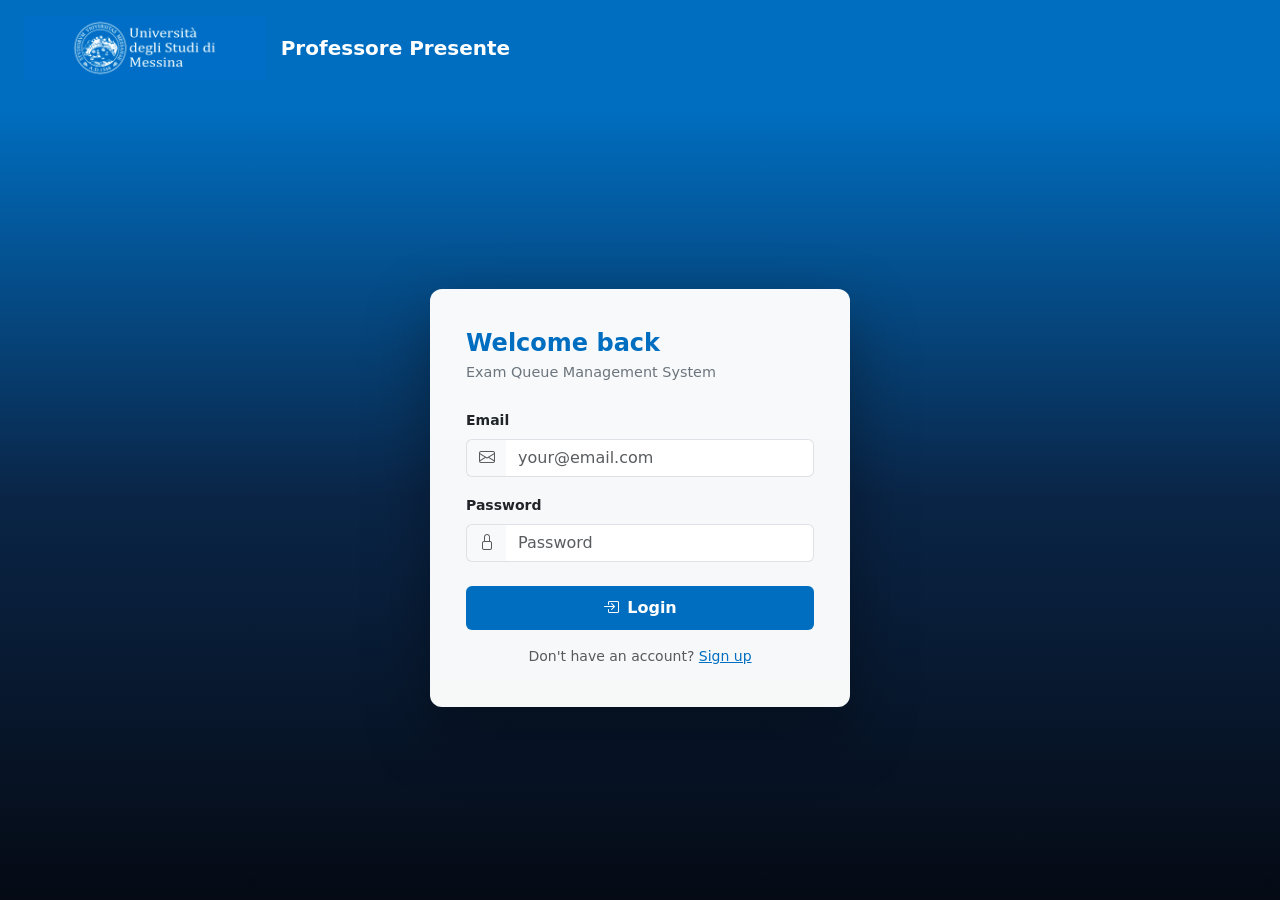
<file: src/index.html>
<!DOCTYPE html>
<html lang="en">
<head>
    <meta charset="UTF-8">
    <meta name="viewport" content="width=device-width, initial-scale=1.0">
    <title>Professore Presente — Login</title>
    <link href="https://cdn.jsdelivr.net/npm/bootstrap@5.3.3/dist/css/bootstrap.min.css" rel="stylesheet">
    <link href="https://cdn.jsdelivr.net/npm/bootstrap-icons@1.11.3/font/bootstrap-icons.min.css" rel="stylesheet">
    <link rel="stylesheet" href="css/login.css">
</head>
<body>

    <header class="py-3 px-4 d-flex align-items-center gap-3">
        <span class="d-inline-flex" style="line-height:0">
            <img src="logo.png" alt="UniMe" height="64">
        </span>
        <h1 class="h5 m-0 text-white fw-semibold">Professore Presente</h1>
    </header>

    <div class="main">
        <div class="login-card">
            <h4 class="fw-bold mb-1" style="color:#006ec0">Welcome back</h4>
            <p class="subtitle">Exam Queue Management System</p>

            <div id="error-message" class="alert alert-danger d-none"></div>

            <div class="mb-3">
                <label for="email" class="form-label fw-semibold small">Email</label>
                <div class="input-group">
                    <span class="input-group-text bg-light border-end-0"><i class="bi bi-envelope text-muted"></i></span>
                    <input type="email" id="email" class="form-control border-start-0" placeholder="your@email.com" required>
                </div>
            </div>

            <div class="mb-4">
                <label for="password" class="form-label fw-semibold small">Password</label>
                <div class="input-group">
                    <span class="input-group-text bg-light border-end-0"><i class="bi bi-lock text-muted"></i></span>
                    <input type="password" id="password" class="form-control border-start-0" placeholder="Password" required>
                </div>
            </div>

            <button id="loginBtn" class="btn-unime btn mb-3" onclick="doLogin()">
                <i class="bi bi-box-arrow-in-right me-2"></i>Login
            </button>

            <p class="text-center text-muted small mb-0">
                Don't have an account? <a href="signup.html" style="color:#006ec0">Sign up</a>
            </p>
        </div>
    </div>

    <script src="js/login.js"></script>
</body>
</html>
</file>
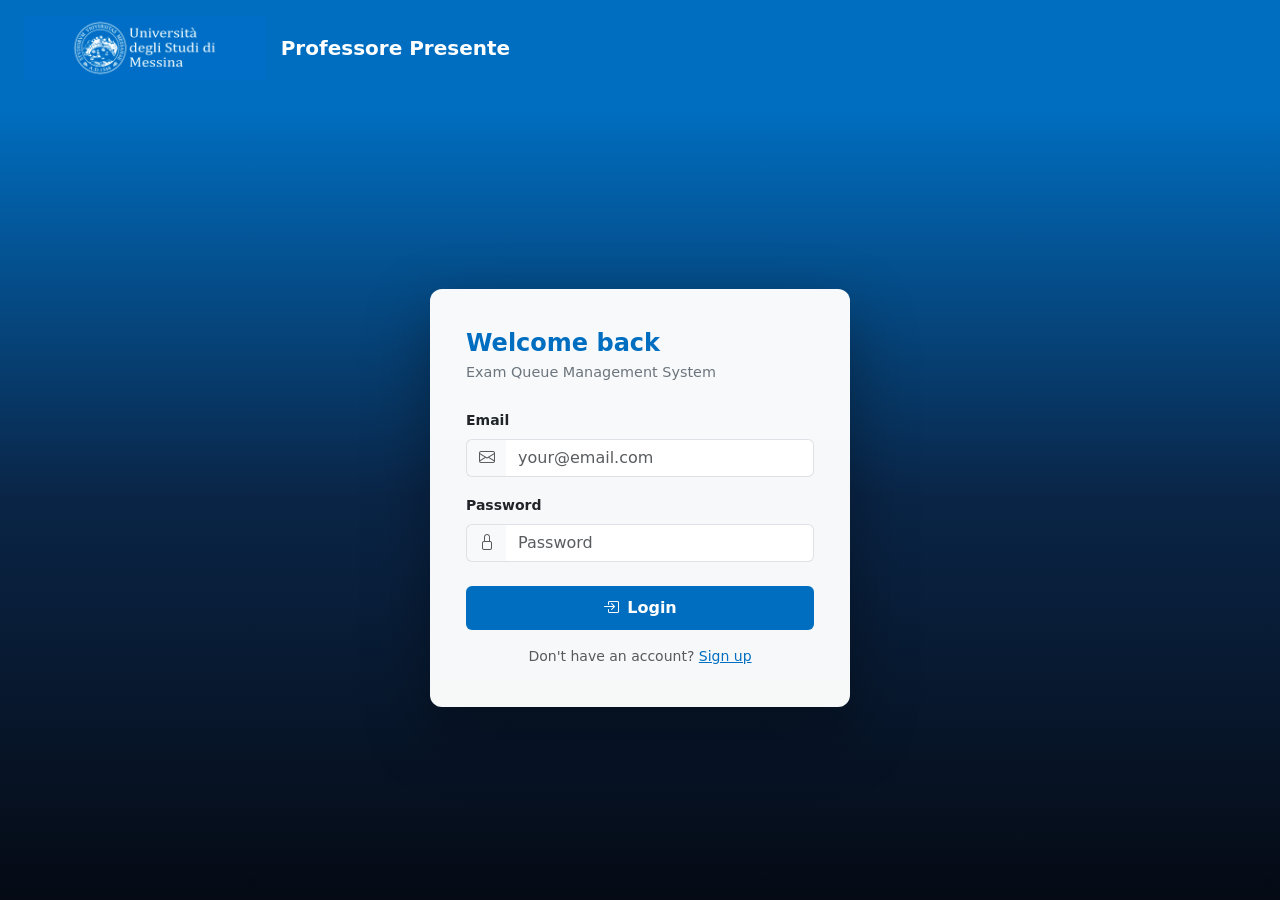
<file: src/admin-dashboard.html>
<!DOCTYPE html>
<html lang="en">
<head>
    <meta charset="UTF-8">
    <meta name="viewport" content="width=device-width, initial-scale=1.0">
    <title>Professore Presente — Admin</title>
    <link href="https://cdn.jsdelivr.net/npm/bootstrap@5.3.3/dist/css/bootstrap.min.css" rel="stylesheet">
    <link href="https://cdn.jsdelivr.net/npm/bootstrap-icons@1.11.3/font/bootstrap-icons.min.css" rel="stylesheet">
    <link rel="stylesheet" href="css/dashboard.css">
</head>
<body style="background:#f0f4f8; min-height:100vh;">

    <!-- Navbar -->
    <nav class="navbar navbar-unime navbar-dark navbar-expand-lg shadow-sm">
        <div class="container-fluid px-4">
            <a class="navbar-brand d-flex align-items-center gap-2 pe-4" href="#">
                <span class="d-inline-flex" style="line-height:0">
                    <img src="logo.png" height="58" alt="UniMe">
                </span>
                <span class="fw-semibold fs-6 d-none d-md-inline">Professore Presente</span>
            </a>
            <button class="navbar-toggler border-0" type="button" data-bs-toggle="collapse" data-bs-target="#mainNav">
                <span class="navbar-toggler-icon"></span>
            </button>
            <div class="collapse navbar-collapse justify-content-center" id="mainNav">
                <ul class="navbar-nav gap-1">
                    <li class="nav-item">
                        <a class="nav-link" href="#" data-page="overview" onclick="loadPage('overview')">
                            <i class="bi bi-bar-chart-line me-1"></i>Overview
                        </a>
                    </li>
                    <li class="nav-item">
                        <a class="nav-link" href="#" data-page="professors" onclick="loadPage('professors')">
                            <i class="bi bi-person-video3 me-1"></i>Professors
                        </a>
                    </li>
                    <li class="nav-item">
                        <a class="nav-link" href="#" data-page="students" onclick="loadPage('students')">
                            <i class="bi bi-mortarboard me-1"></i>Students
                        </a>
                    </li>
                    <li class="nav-item">
                        <a class="nav-link" href="#" data-page="contact" onclick="loadPage('contact')">
                            <i class="bi bi-info-circle me-1"></i>Contact
                        </a>
                    </li>
                    <li class="nav-item">
                        <a class="nav-link" href="#" data-page="profile" onclick="loadPage('profile')">
                            <i class="bi bi-person-circle me-1"></i>Profile
                        </a>
                    </li>
                </ul>
            </div>
            <button class="btn btn-outline-light btn-sm d-flex align-items-center gap-1 ms-auto" onclick="logout()">
                <i class="bi bi-box-arrow-right"></i>
                <span class="d-none d-md-inline">Logout</span>
            </button>
        </div>
    </nav>

    <!-- Body -->
    <div class="container-fluid py-4 px-4">
        <div class="row g-4">

            <!-- Profile Sidebar -->
            <aside class="col-lg-3">
                <div class="card shadow-sm border-0 rounded-3">
                    <div class="card-body text-center py-4 px-3">
                        <div class="avatar-circle mb-3" id="avatarCircle">A</div>
                        <h6 class="fw-bold mb-1" id="sidebarName">—</h6>
                        <span class="badge rounded-pill px-3 py-1 mb-3 d-inline-block" style="background:#006ec0;font-size:0.72rem">Administrator</span>
                        <hr class="my-3">
                        <div class="text-start px-1">
                            <div class="d-flex align-items-center gap-2 mb-2 text-muted" style="font-size:0.82rem">
                                <i class="bi bi-envelope"></i>
                                <span id="sidebarEmail" class="text-truncate">—</span>
                            </div>
                            <div class="d-flex align-items-center gap-2 mb-2 text-muted" style="font-size:0.82rem">
                                <i class="bi bi-person-video3"></i>
                                <span><span id="sidebarProfessors">—</span> professors</span>
                            </div>
                            <div class="d-flex align-items-center gap-2 text-muted" style="font-size:0.82rem">
                                <i class="bi bi-mortarboard"></i>
                                <span><span id="sidebarStudents">—</span> students</span>
                            </div>
                        </div>
                    </div>
                </div>
            </aside>

            <!-- Main Content -->
            <main class="col-lg-9">

                <!-- ── OVERVIEW ── -->
                <div id="section-overview" style="display:none;">
                    <h5 class="page-title-bar">System Overview</h5>
                    <div class="row g-3">
                        <div class="col-sm-6 col-xl-3">
                            <div class="card shadow-sm border-0 rounded-3 h-100">
                                <div class="card-body d-flex align-items-center gap-3 py-3">
                                    <div class="stat-icon"><i class="bi bi-person-video3 fs-5" style="color:#006ec0"></i></div>
                                    <div><div class="fw-bold fs-4" id="statProfessors">—</div><div class="text-muted small">Professors</div></div>
                                </div>
                            </div>
                        </div>
                        <div class="col-sm-6 col-xl-3">
                            <div class="card shadow-sm border-0 rounded-3 h-100">
                                <div class="card-body d-flex align-items-center gap-3 py-3">
                                    <div class="stat-icon"><i class="bi bi-mortarboard fs-5" style="color:#006ec0"></i></div>
                                    <div><div class="fw-bold fs-4" id="statStudents">—</div><div class="text-muted small">Students</div></div>
                                </div>
                            </div>
                        </div>
                        <div class="col-sm-6 col-xl-3">
                            <div class="card shadow-sm border-0 rounded-3 h-100">
                                <div class="card-body d-flex align-items-center gap-3 py-3">
                                    <div class="stat-icon"><i class="bi bi-journal-text fs-5" style="color:#006ec0"></i></div>
                                    <div><div class="fw-bold fs-4" id="statCourses">—</div><div class="text-muted small">Courses</div></div>
                                </div>
                            </div>
                        </div>
                        <div class="col-sm-6 col-xl-3">
                            <div class="card shadow-sm border-0 rounded-3 h-100">
                                <div class="card-body d-flex align-items-center gap-3 py-3">
                                    <div class="stat-icon"><i class="bi bi-clipboard-check fs-5" style="color:#006ec0"></i></div>
                                    <div><div class="fw-bold fs-4" id="statExams">—</div><div class="text-muted small">Exams</div></div>
                                </div>
                            </div>
                        </div>
                    </div>
                </div>

                <!-- ── PROFESSORS ── -->
                <div id="section-professors" style="display:none;">
                    <h5 class="page-title-bar">Professors</h5>

                    <div class="card shadow-sm border-0 rounded-3 mb-4">
                        <div class="card-body">
                            <h6 class="fw-bold mb-3">Create Professor Account</h6>
                            <div class="row g-3">
                                <div class="col-md-6">
                                    <label class="form-label small fw-semibold">Username</label>
                                    <input type="text" id="profUsername" class="form-control" placeholder="e.g. prof_rossi">
                                </div>
                                <div class="col-md-6">
                                    <label class="form-label small fw-semibold">Email</label>
                                    <input type="email" id="profEmail" class="form-control" placeholder="professor@unime.it">
                                </div>
                                <div class="col-md-6">
                                    <label class="form-label small fw-semibold">Password</label>
                                    <input type="password" id="profPassword" class="form-control" placeholder="At least 6 characters">
                                </div>
                                <div class="col-md-6">
                                    <label class="form-label small fw-semibold">Department</label>
                                    <input type="text" id="profDept" class="form-control" placeholder="e.g. Computer Science">
                                </div>
                            </div>
                            <button class="btn btn-primary mt-3" style="background:#006ec0;border-color:#006ec0" onclick="createProfessor()">
                                <i class="bi bi-person-plus me-1"></i>Create Professor
                            </button>
                            <div id="profMsg" class="mt-2"></div>
                        </div>
                    </div>

                    <div class="card shadow-sm border-0 rounded-3">
                        <div class="card-body">
                            <h6 class="fw-bold mb-3">All Professors</h6>
                            <div id="professorsList"><p class="text-muted small">Loading...</p></div>
                        </div>
                    </div>
                </div>

                <!-- ── STUDENTS ── -->
                <div id="section-students" style="display:none;">
                    <h5 class="page-title-bar">Students</h5>
                    <div class="card shadow-sm border-0 rounded-3">
                        <div class="card-body">
                            <div id="studentsList"><p class="text-muted small">Loading...</p></div>
                        </div>
                    </div>
                </div>

                <!-- ── CONTACT ── -->
                <div id="section-contact" style="display:none;">
                    <h5 class="page-title-bar">Contact &amp; Support</h5>
                    <div class="card shadow-sm border-0 rounded-3">
                        <div class="card-body py-5">
                            <div class="row justify-content-center text-center g-4">
                                <div class="col-md-5">
                                    <div class="mb-2" style="font-size:2rem;color:#006ec0"><i class="bi bi-envelope-fill"></i></div>
                                    <h6 class="fw-bold">System Administrator</h6>
                                    <p class="text-muted small mb-0">Contact the technical team for platform configuration or database issues.</p>
                                </div>
                                <div class="col-md-5">
                                    <div class="mb-2" style="font-size:2rem;color:#006ec0"><i class="bi bi-building"></i></div>
                                    <h6 class="fw-bold">Università degli Studi di Messina</h6>
                                    <p class="text-muted small mb-0">Piazza Pugliatti, 1 — 98122 Messina, Italy</p>
                                </div>
                            </div>
                        </div>
                    </div>
                </div>

                <!-- ── PROFILE ── -->
                <div id="section-profile" style="display:none;">
                    <h5 class="page-title-bar">My Profile</h5>
                    <div class="card shadow-sm border-0 rounded-3">
                        <div class="card-body">
                            <table class="table table-borderless mb-0" style="font-size:0.92rem">
                                <tr><th style="width:130px;color:#006ec0">Username</th><td id="profileUsername">—</td></tr>
                                <tr><th style="color:#006ec0">Email</th><td id="profileEmail">—</td></tr>
                                <tr><th style="color:#006ec0">Role</th><td id="profileRole">—</td></tr>
                            </table>
                        </div>
                    </div>
                </div>

            </main>
        </div>
    </div>

    <script src="https://cdn.jsdelivr.net/npm/bootstrap@5.3.3/dist/js/bootstrap.bundle.min.js"></script>
    <script src="js/common.js"></script>
    <script src="js/admin.js"></script>
</body>
</html>
</file>
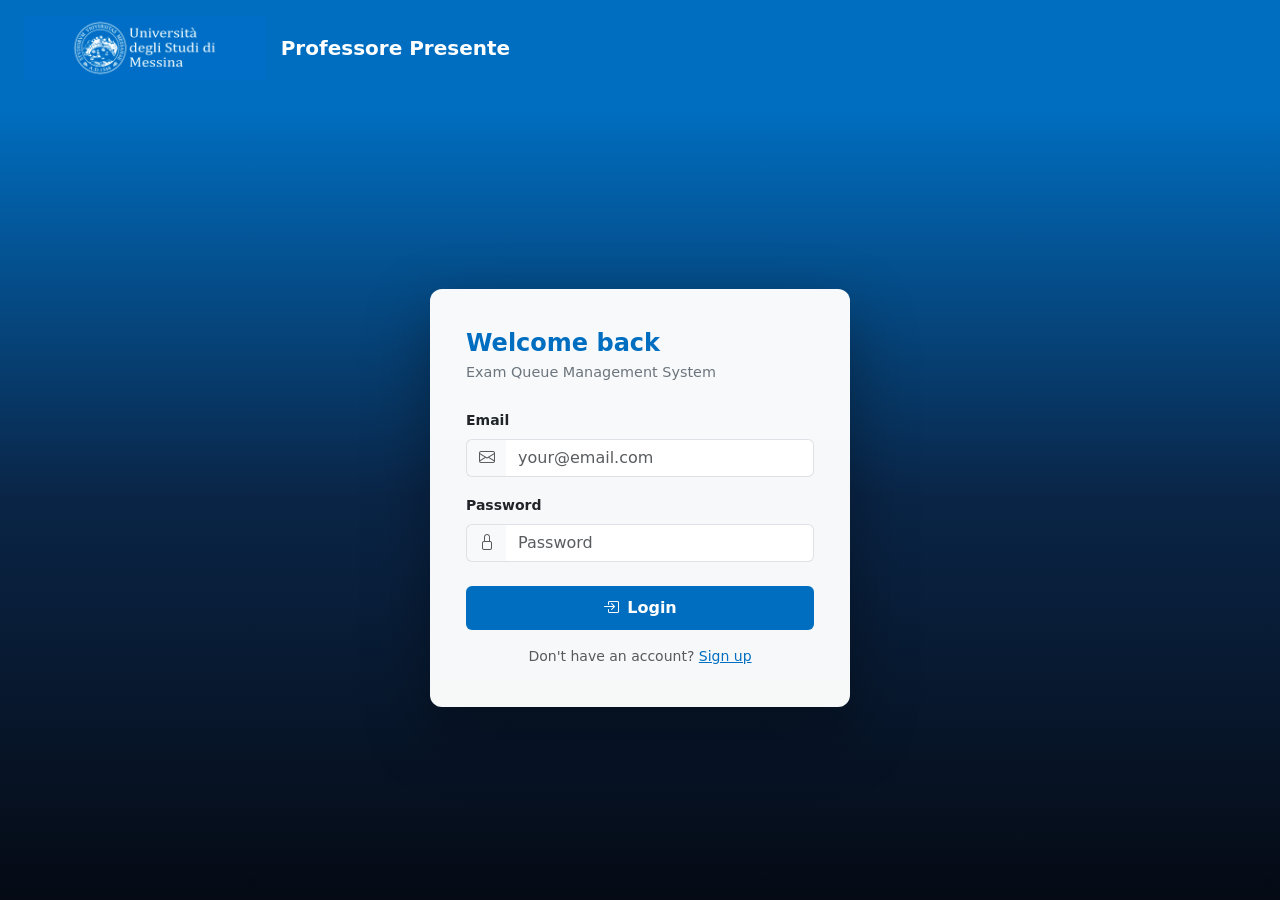
<file: src/professor-dashboard.html>
<!DOCTYPE html>
<html lang="en">
<head>
    <meta charset="UTF-8">
    <meta name="viewport" content="width=device-width, initial-scale=1.0">
    <title>Professore Presente — Professor</title>
    <link href="https://cdn.jsdelivr.net/npm/bootstrap@5.3.3/dist/css/bootstrap.min.css" rel="stylesheet">
    <link href="https://cdn.jsdelivr.net/npm/bootstrap-icons@1.11.3/font/bootstrap-icons.min.css" rel="stylesheet">
    <link rel="stylesheet" href="css/dashboard.css">
</head>
<body style="background:#f0f4f8; min-height:100vh;">

    <!-- Navbar -->
    <nav class="navbar navbar-unime navbar-dark navbar-expand-lg shadow-sm">
        <div class="container-fluid px-4">
            <a class="navbar-brand d-flex align-items-center gap-2 pe-4" href="#">
                <span class="d-inline-flex" style="line-height:0">
                    <img src="logo.png" height="58" alt="UniMe">
                </span>
                <span class="fw-semibold fs-6 d-none d-md-inline">Professore Presente</span>
            </a>
            <button class="navbar-toggler border-0" type="button" data-bs-toggle="collapse" data-bs-target="#mainNav">
                <span class="navbar-toggler-icon"></span>
            </button>
            <div class="collapse navbar-collapse justify-content-center" id="mainNav">
                <ul class="navbar-nav gap-1">
                    <li class="nav-item">
                        <a class="nav-link" href="#" data-page="dashboard" onclick="loadPage('dashboard')">
                            <i class="bi bi-speedometer2 me-1"></i>Dashboard
                        </a>
                    </li>
                    <li class="nav-item">
                        <a class="nav-link" href="#" data-page="courses" onclick="loadPage('courses')">
                            <i class="bi bi-journal-text me-1"></i>My Courses
                        </a>
                    </li>
                    <li class="nav-item">
                        <a class="nav-link" href="#" data-page="schedule" onclick="loadPage('schedule')">
                            <i class="bi bi-calendar3-week me-1"></i>Schedule Classes
                        </a>
                    </li>
                    <li class="nav-item">
                        <a class="nav-link" href="#" data-page="exams" onclick="loadPage('exams')">
                            <i class="bi bi-clipboard-check me-1"></i>My Exams
                        </a>
                    </li>
                    <li class="nav-item">
                        <a class="nav-link" href="#" data-page="roster" onclick="loadPage('roster')">
                            <i class="bi bi-file-earmark-spreadsheet me-1"></i>Roster
                        </a>
                    </li>
                    <li class="nav-item">
                        <a class="nav-link" href="#" data-page="queue" onclick="loadPage('queue')">
                            <i class="bi bi-people me-1"></i>Queue
                        </a>
                    </li>
                    <li class="nav-item">
                        <a class="nav-link" href="#" data-page="students" onclick="loadPage('students')">
                            <i class="bi bi-person-lines-fill me-1"></i>Students
                        </a>
                    </li>
                    <li class="nav-item">
                        <a class="nav-link" href="#" data-page="announcements" onclick="loadPage('announcements')">
                            <i class="bi bi-megaphone me-1"></i>Announce
                        </a>
                    </li>
                    <li class="nav-item">
                        <a class="nav-link" href="#" data-page="profile" onclick="loadPage('profile')">
                            <i class="bi bi-person-circle me-1"></i>Profile
                        </a>
                    </li>
                </ul>
            </div>
            <button class="btn btn-outline-light btn-sm d-flex align-items-center gap-1 ms-auto" onclick="logout()">
                <i class="bi bi-box-arrow-right"></i>
                <span class="d-none d-md-inline">Logout</span>
            </button>
        </div>
    </nav>

    <!-- Body -->
    <div class="container-fluid py-4 px-4">
        <div class="row g-4">

            <!-- Profile Sidebar -->
            <aside class="col-lg-3">
                <div class="card shadow-sm border-0 rounded-3">
                    <div class="card-body text-center py-4 px-3">
                        <div class="avatar-circle mb-3" id="avatarCircle">?</div>
                        <h6 class="fw-bold mb-1" id="sidebarName">—</h6>
                        <span class="badge rounded-pill px-3 py-1 mb-3 d-inline-block" style="background:#006ec0;font-size:0.72rem">Professor</span>
                        <hr class="my-3">
                        <div class="text-start px-1">
                            <div class="d-flex align-items-center gap-2 mb-2 text-muted" style="font-size:0.82rem">
                                <i class="bi bi-envelope"></i>
                                <span id="sidebarEmail" class="text-truncate">—</span>
                            </div>
                            <div class="d-flex align-items-center gap-2 mb-2 text-muted" style="font-size:0.82rem">
                                <i class="bi bi-journal-bookmark"></i>
                                <span><span id="sidebarCourses">0</span> courses</span>
                            </div>
                            <div class="d-flex align-items-center gap-2 text-muted" style="font-size:0.82rem">
                                <i class="bi bi-people"></i>
                                <span><span id="sidebarStudents">0</span> enrolled students</span>
                            </div>
                        </div>
                    </div>
                </div>
            </aside>

            <!-- Main Content -->
            <main class="col-lg-9">

                <!-- ── DASHBOARD ── -->
                <div id="section-dashboard" style="display:none;">
                    <h5 class="page-title-bar">Dashboard</h5>
                    <div class="row g-3 mb-4">
                        <div class="col-sm-6 col-xl-3">
                            <div class="card shadow-sm border-0 rounded-3 h-100">
                                <div class="card-body d-flex align-items-center gap-3 py-3">
                                    <div class="stat-icon"><i class="bi bi-journal-text fs-5" style="color:#006ec0"></i></div>
                                    <div><div class="fw-bold fs-4" id="statCourses">—</div><div class="text-muted small">Courses</div></div>
                                </div>
                            </div>
                        </div>
                        <div class="col-sm-6 col-xl-3">
                            <div class="card shadow-sm border-0 rounded-3 h-100">
                                <div class="card-body d-flex align-items-center gap-3 py-3">
                                    <div class="stat-icon"><i class="bi bi-people fs-5" style="color:#006ec0"></i></div>
                                    <div><div class="fw-bold fs-4" id="statStudents">—</div><div class="text-muted small">Students</div></div>
                                </div>
                            </div>
                        </div>
                        <div class="col-sm-6 col-xl-3">
                            <div class="card shadow-sm border-0 rounded-3 h-100">
                                <div class="card-body d-flex align-items-center gap-3 py-3">
                                    <div class="stat-icon"><i class="bi bi-clipboard-check fs-5" style="color:#006ec0"></i></div>
                                    <div><div class="fw-bold fs-4" id="statExams">—</div><div class="text-muted small">Upcoming Exams</div></div>
                                </div>
                            </div>
                        </div>
                        <div class="col-sm-6 col-xl-3">
                            <div class="card shadow-sm border-0 rounded-3 h-100">
                                <div class="card-body d-flex align-items-center gap-3 py-3">
                                    <div class="stat-icon"><i class="bi bi-hourglass-split fs-5" style="color:#006ec0"></i></div>
                                    <div><div class="fw-bold fs-4" id="statQueue">—</div><div class="text-muted small">In Queue Now</div></div>
                                </div>
                            </div>
                        </div>
                    </div>

                    <div class="card shadow-sm border-0 rounded-3">
                        <div class="card-body">
                            <h6 class="fw-bold mb-3">Weekly Class Schedule</h6>
                            <div class="table-responsive">
                                <table class="table table-bordered text-center align-middle small mb-0">
                                    <thead style="background:#006ec0; color:white;">
                                        <tr>
                                            <th style="width:110px;">Time</th>
                                            <th>Monday</th><th>Tuesday</th><th>Wednesday</th><th>Thursday</th><th>Friday</th>
                                        </tr>
                                    </thead>
                                    <tbody id="dashboardTimetableBody">
                                        <tr><td colspan="6" class="text-muted py-3">Loading...</td></tr>
                                    </tbody>
                                </table>
                            </div>
                        </div>
                    </div>
                </div>

                <!-- ── MY COURSES ── -->
                <div id="section-courses" style="display:none;">
                    <h5 class="page-title-bar">My Courses</h5>

                    <div class="card shadow-sm border-0 rounded-3 mb-4">
                        <div class="card-body">
                            <h6 class="fw-bold mb-3">Create New Course</h6>
                            <div class="row g-3">
                                <div class="col-md-6">
                                    <label class="form-label small fw-semibold">Course Name</label>
                                    <input type="text" id="courseName" class="form-control" placeholder="e.g. Mathematics 101">
                                </div>
                                <div class="col-md-3">
                                    <label class="form-label small fw-semibold">Course Code</label>
                                    <input type="text" id="courseCode" class="form-control" placeholder="e.g. MATH101">
                                </div>
                                <div class="col-md-3">
                                    <label class="form-label small fw-semibold">Description</label>
                                    <input type="text" id="courseDesc" class="form-control" placeholder="Optional">
                                </div>
                            </div>
                            <button class="btn btn-primary mt-3" style="background:#006ec0;border-color:#006ec0" onclick="createCourse()">
                                <i class="bi bi-plus-circle me-1"></i>Create Course
                            </button>
                            <div id="courseMsg" class="mt-2"></div>
                        </div>
                    </div>

                    <div class="card shadow-sm border-0 rounded-3">
                        <div class="card-body">
                            <h6 class="fw-bold mb-3">My Courses</h6>
                            <div id="coursesList"><p class="text-muted small">Loading...</p></div>
                        </div>
                    </div>
                </div>

                <!-- ── SCHEDULE CLASSES ── -->
                <div id="section-schedule" style="display:none;">
                    <h5 class="page-title-bar">Schedule Classes</h5>

                    <div class="card shadow-sm border-0 rounded-3 mb-4">
                        <div class="card-body">
                            <h6 class="fw-bold mb-3">Add a Class Slot</h6>
                            <div class="row g-3">
                                <div class="col-md-4">
                                    <label class="form-label small fw-semibold">Course</label>
                                    <select id="slotCourse" class="form-select">
                                        <option value="">Select course…</option>
                                    </select>
                                </div>
                                <div class="col-md-3">
                                    <label class="form-label small fw-semibold">Day</label>
                                    <select id="slotDay" class="form-select">
                                        <option value="1">Monday</option>
                                        <option value="2">Tuesday</option>
                                        <option value="3">Wednesday</option>
                                        <option value="4">Thursday</option>
                                        <option value="5">Friday</option>
                                    </select>
                                </div>
                                <div class="col-md-3">
                                    <label class="form-label small fw-semibold">Time Slot</label>
                                    <select id="slotTime" class="form-select">
                                        <option value="09:00:00|11:00:00">09:00 – 11:00</option>
                                        <option value="11:00:00|13:00:00">11:00 – 13:00</option>
                                        <option value="14:00:00|16:00:00">14:00 – 16:00</option>
                                        <option value="16:00:00|18:00:00">16:00 – 18:00</option>
                                    </select>
                                </div>
                                <div class="col-md-2">
                                    <label class="form-label small fw-semibold">Room</label>
                                    <input type="text" id="slotRoom" class="form-control" placeholder="e.g. A101">
                                </div>
                            </div>
                            <button class="btn btn-primary mt-3" style="background:#006ec0;border-color:#006ec0" onclick="addSlot()">
                                <i class="bi bi-plus-circle me-1"></i>Add Slot
                            </button>
                            <div id="slotMsg" class="mt-2"></div>
                        </div>
                    </div>

                    <div class="card shadow-sm border-0 rounded-3">
                        <div class="card-body">
                            <h6 class="fw-bold mb-3">Current Schedule</h6>
                            <div class="table-responsive">
                                <table class="table table-bordered text-center align-middle small mb-0">
                                    <thead style="background:#006ec0; color:white;">
                                        <tr>
                                            <th style="width:110px;">Time</th>
                                            <th>Monday</th><th>Tuesday</th><th>Wednesday</th><th>Thursday</th><th>Friday</th>
                                        </tr>
                                    </thead>
                                    <tbody id="scheduleBody">
                                        <tr><td colspan="6" class="text-muted py-3">No slots added yet.</td></tr>
                                    </tbody>
                                </table>
                            </div>
                        </div>
                    </div>
                </div>

                <!-- ── MY EXAMS ── -->
                <div id="section-exams" style="display:none;">
                    <h5 class="page-title-bar">My Exams</h5>

                    <div class="card shadow-sm border-0 rounded-3 mb-4">
                        <div class="card-body">
                            <h6 class="fw-bold mb-3">Create New Exam</h6>
                            <div class="row g-3">
                                <div class="col-md-4">
                                    <label class="form-label small fw-semibold">Course Code</label>
                                    <input type="text" id="examCourseCode" class="form-control" placeholder="e.g. MATH101">
                                </div>
                                <div class="col-md-3">
                                    <label class="form-label small fw-semibold">Date</label>
                                    <input type="date" id="examDate" class="form-control">
                                </div>
                                <div class="col-md-2">
                                    <label class="form-label small fw-semibold">Time</label>
                                    <input type="time" id="examTime" class="form-control">
                                </div>
                                <div class="col-md-2">
                                    <label class="form-label small fw-semibold">Room ID</label>
                                    <input type="text" id="examRoomId" class="form-control" placeholder="Optional">
                                </div>
                                <div class="col-md-1 d-none"><!-- spacer --></div>
                                <div class="col-12">
                                    <label class="form-label small fw-semibold">Description</label>
                                    <input type="text" id="examDesc" class="form-control" placeholder="Optional notes">
                                </div>
                            </div>
                            <button class="btn btn-primary mt-3" style="background:#006ec0;border-color:#006ec0" onclick="createExam()">
                                <i class="bi bi-plus-circle me-1"></i>Create Exam
                            </button>
                            <div id="examMsg" class="mt-2"></div>
                        </div>
                    </div>

                    <div class="card shadow-sm border-0 rounded-3">
                        <div class="card-body">
                            <h6 class="fw-bold mb-3">All Exams</h6>
                            <div id="examsList"><p class="text-muted small">Loading...</p></div>
                        </div>
                    </div>
                </div>

                <!-- ── ROSTER ── -->
                <div id="section-roster" style="display:none;">
                    <h5 class="page-title-bar">Upload Student Roster</h5>

                    <div class="card shadow-sm border-0 rounded-3">
                        <div class="card-body">
                            <p class="text-muted small mb-4">
                                Upload a CSV with one student per row (email, username, or student ID). The header row is skipped automatically.
                            </p>
                            <div class="row g-3">
                                <div class="col-md-4">
                                    <label class="form-label small fw-semibold">Exam ID</label>
                                    <input type="text" id="rosterExamId" class="form-control" placeholder="e.g. 5">
                                </div>
                                <div class="col-md-8">
                                    <label class="form-label small fw-semibold">CSV File</label>
                                    <input type="file" id="rosterFile" class="form-control" accept=".csv">
                                </div>
                            </div>
                            <button class="btn btn-primary mt-3" style="background:#006ec0;border-color:#006ec0" onclick="uploadRoster()">
                                <i class="bi bi-upload me-1"></i>Upload Roster
                            </button>
                            <div id="rosterMsg" class="mt-2"></div>
                        </div>
                    </div>
                </div>

                <!-- ── MANAGE QUEUE ── -->
                <div id="section-queue" style="display:none;">
                    <h5 class="page-title-bar">Manage Queue</h5>

                    <div class="card shadow-sm border-0 rounded-3 mb-4">
                        <div class="card-body">
                            <h6 class="fw-bold mb-3">Select Exam</h6>
                            <div class="row g-2">
                                <div class="col-md-8">
                                    <select id="manageExamSelect" class="form-select">
                                        <option value="">Select an exam…</option>
                                    </select>
                                </div>
                                <div class="col-md-4">
                                    <button class="btn btn-primary w-100" style="background:#006ec0;border-color:#006ec0" onclick="loadQueueList()">
                                        <i class="bi bi-arrow-clockwise me-1"></i>Load Queue
                                    </button>
                                </div>
                            </div>
                        </div>
                    </div>

                    <div id="queueListArea"></div>
                </div>

                <!-- ── ENROLLED STUDENTS ── -->
                <div id="section-students" style="display:none;">
                    <h5 class="page-title-bar">Enrolled Students</h5>

                    <div class="card shadow-sm border-0 rounded-3 mb-4">
                        <div class="card-body">
                            <h6 class="fw-bold mb-3">Select Exam</h6>
                            <div class="row g-2">
                                <div class="col-md-8">
                                    <select id="studentsExamSelect" class="form-select">
                                        <option value="">Select an exam…</option>
                                    </select>
                                </div>
                                <div class="col-md-4">
                                    <button class="btn btn-primary w-100" style="background:#006ec0;border-color:#006ec0" onclick="loadEnrolledStudents()">
                                        <i class="bi bi-search me-1"></i>Load Students
                                    </button>
                                </div>
                            </div>
                        </div>
                    </div>

                    <div id="enrolledStudentsArea"></div>
                </div>

                <!-- ── ANNOUNCEMENTS ── -->
                <div id="section-announcements" style="display:none;">
                    <h5 class="page-title-bar">Announcements</h5>

                    <div class="card shadow-sm border-0 rounded-3 mb-4">
                        <div class="card-body">
                            <h6 class="fw-bold mb-3">Post Announcement</h6>
                            <div class="mb-3">
                                <label class="form-label small fw-semibold">Course</label>
                                <select id="announceCourse" class="form-select">
                                    <option value="">Select course…</option>
                                </select>
                            </div>
                            <div class="mb-3">
                                <label class="form-label small fw-semibold">Message</label>
                                <textarea id="announceMsg" class="form-control" rows="4" placeholder="Write your announcement here…"></textarea>
                            </div>
                            <button class="btn btn-primary" style="background:#006ec0;border-color:#006ec0" onclick="postAnnouncement()">
                                <i class="bi bi-send me-1"></i>Post
                            </button>
                            <div id="announceResult" class="mt-2"></div>
                        </div>
                    </div>

                    <div class="card shadow-sm border-0 rounded-3">
                        <div class="card-body">
                            <h6 class="fw-bold mb-3">Posted Announcements</h6>
                            <div id="announceHistory"><p class="text-muted small">Loading...</p></div>
                        </div>
                    </div>
                </div>

                <!-- ── PROFILE ── -->
                <div id="section-profile" style="display:none;">
                    <h5 class="page-title-bar">My Profile</h5>
                    <div class="card shadow-sm border-0 rounded-3">
                        <div class="card-body">
                            <table class="table table-borderless mb-0" style="font-size:0.92rem">
                                <tr><th style="width:130px;color:#006ec0">Username</th><td id="profileUsername">—</td></tr>
                                <tr><th style="color:#006ec0">Email</th><td id="profileEmail">—</td></tr>
                                <tr><th style="color:#006ec0">Role</th><td id="profileRole">—</td></tr>
                            </table>
                        </div>
                    </div>
                </div>

            </main>
        </div>
    </div>

    <script src="https://cdn.jsdelivr.net/npm/bootstrap@5.3.3/dist/js/bootstrap.bundle.min.js"></script>
    <script src="js/common.js"></script>
    <script src="js/professor.js"></script>
</body>
</html>
</file>
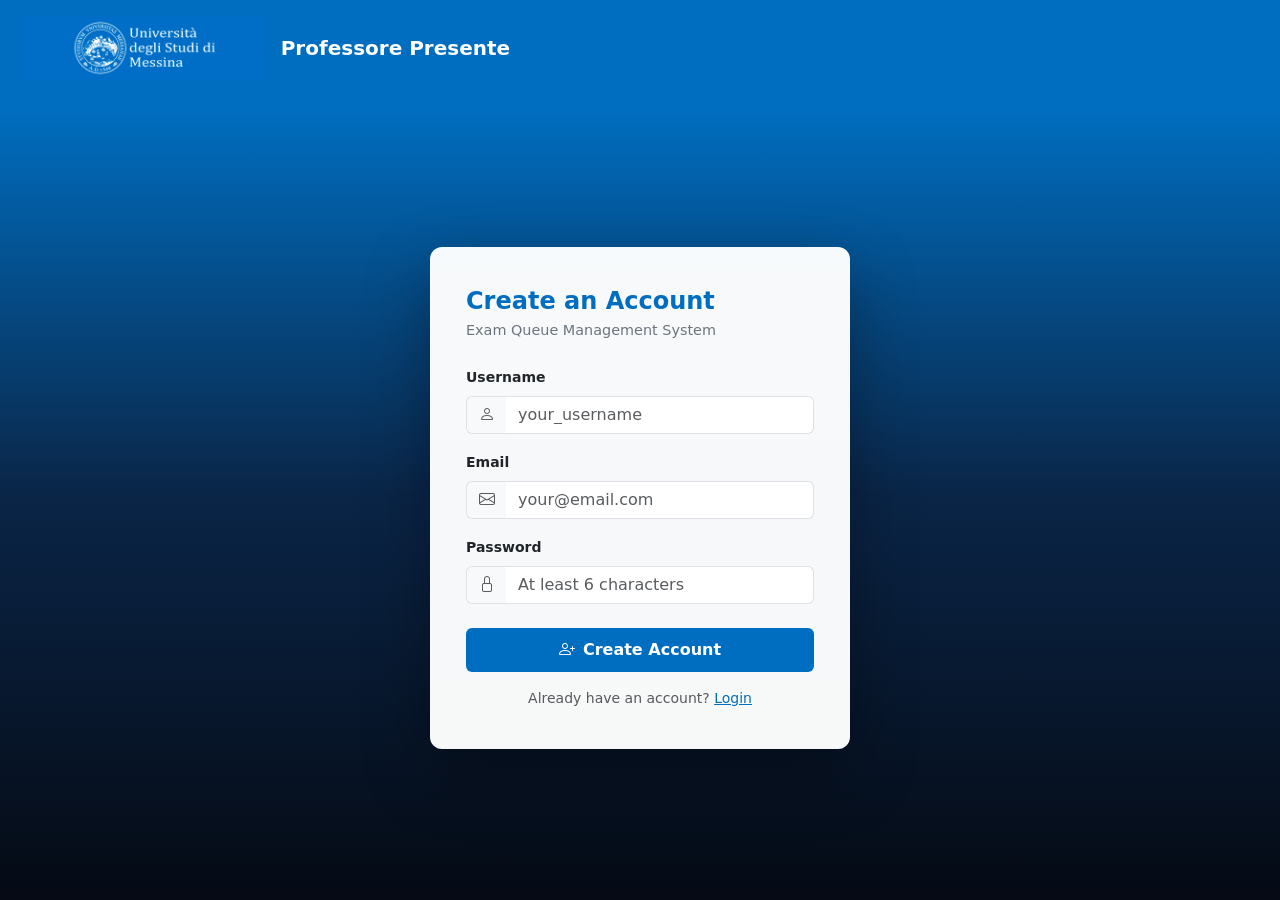
<file: src/signup.html>
<!DOCTYPE html>
<html lang="en">
<head>
    <meta charset="UTF-8">
    <meta name="viewport" content="width=device-width, initial-scale=1.0">
    <title>Professore Presente — Sign Up</title>
    <link href="https://cdn.jsdelivr.net/npm/bootstrap@5.3.3/dist/css/bootstrap.min.css" rel="stylesheet">
    <link href="https://cdn.jsdelivr.net/npm/bootstrap-icons@1.11.3/font/bootstrap-icons.min.css" rel="stylesheet">
    <link rel="stylesheet" href="css/login.css">
</head>
<body>

    <header class="py-3 px-4 d-flex align-items-center gap-3">
        <span class="d-inline-flex" style="line-height:0">
            <img src="logo.png" alt="UniMe" height="64">
        </span>
        <h1 class="h5 m-0 text-white fw-semibold">Professore Presente</h1>
    </header>

    <div class="main">
        <div class="login-card">
            <h4 class="fw-bold mb-1" style="color:#006ec0">Create an Account</h4>
            <p class="subtitle">Exam Queue Management System</p>

            <div id="message" class="alert d-none"></div>

            <div class="mb-3">
                <label class="form-label fw-semibold small">Username</label>
                <div class="input-group">
                    <span class="input-group-text bg-light border-end-0"><i class="bi bi-person text-muted"></i></span>
                    <input type="text" id="username" class="form-control border-start-0" placeholder="your_username" required>
                </div>
            </div>

            <div class="mb-3">
                <label class="form-label fw-semibold small">Email</label>
                <div class="input-group">
                    <span class="input-group-text bg-light border-end-0"><i class="bi bi-envelope text-muted"></i></span>
                    <input type="email" id="email" class="form-control border-start-0" placeholder="your@email.com" required>
                </div>
            </div>

            <div class="mb-4">
                <label class="form-label fw-semibold small">Password</label>
                <div class="input-group">
                    <span class="input-group-text bg-light border-end-0"><i class="bi bi-lock text-muted"></i></span>
                    <input type="password" id="password" class="form-control border-start-0" placeholder="At least 6 characters" required>
                </div>
            </div>

            <button class="btn-unime btn mb-3" onclick="doSignup()">
                <i class="bi bi-person-plus me-2"></i>Create Account
            </button>

            <p class="text-center text-muted small mb-0">
                Already have an account? <a href="index.html" style="color:#006ec0">Login</a>
            </p>
        </div>
    </div>

    <script src="js/signup.js"></script>
</body>
</html>
</file>
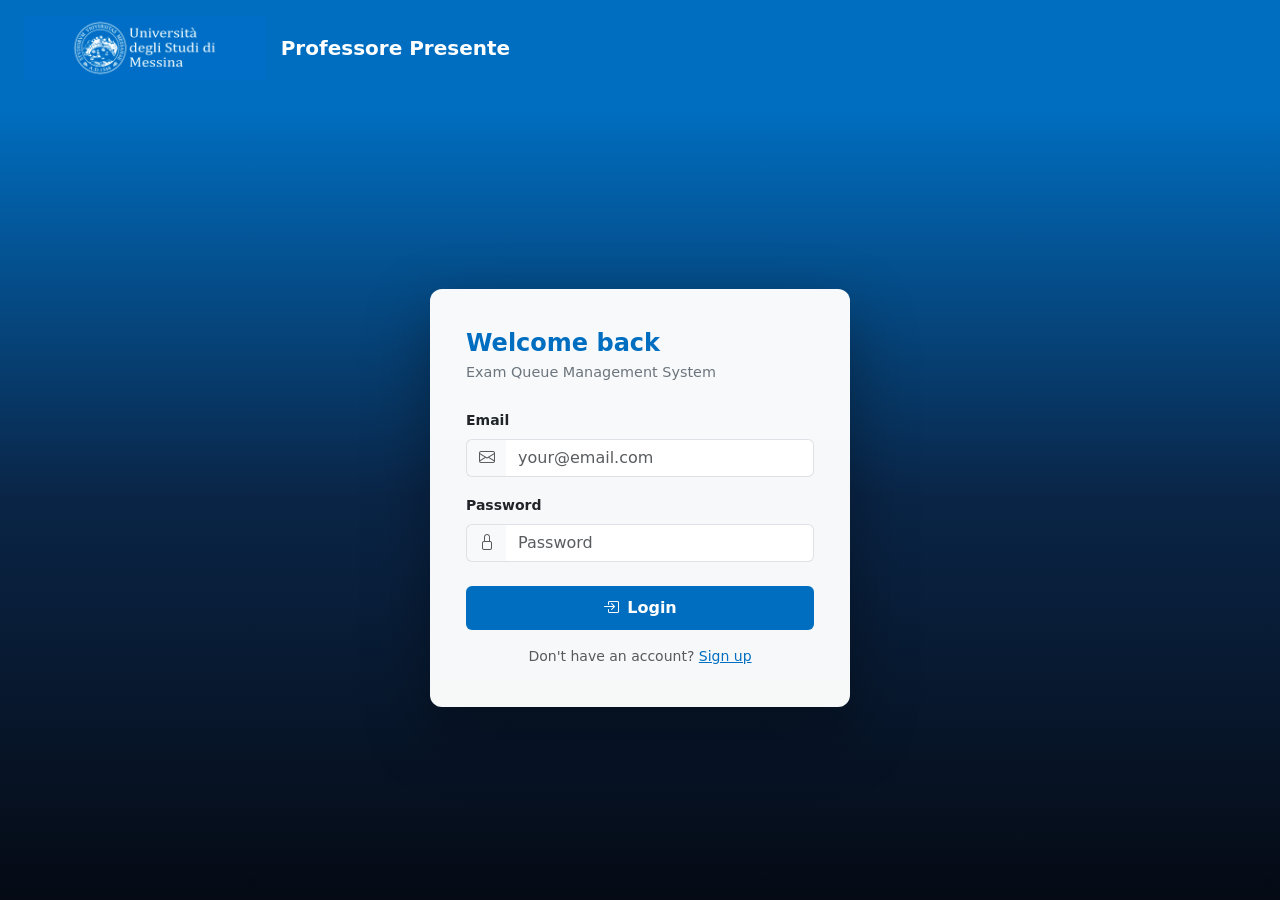
<file: src/student-dashboard.html>
<!DOCTYPE html>
<html lang="en">
<head>
    <meta charset="UTF-8">
    <meta name="viewport" content="width=device-width, initial-scale=1.0">
    <title>Professore Presente — Student</title>
    <link href="https://cdn.jsdelivr.net/npm/bootstrap@5.3.3/dist/css/bootstrap.min.css" rel="stylesheet">
    <link href="https://cdn.jsdelivr.net/npm/bootstrap-icons@1.11.3/font/bootstrap-icons.min.css" rel="stylesheet">
    <link rel="stylesheet" href="css/dashboard.css">
</head>
<body style="background:#f0f4f8; min-height:100vh;">

    <!-- Navbar -->
    <nav class="navbar navbar-unime navbar-dark navbar-expand-lg shadow-sm">
        <div class="container-fluid px-4">
            <a class="navbar-brand d-flex align-items-center gap-2 pe-4" href="#">
                <span class="d-inline-flex" style="line-height:0">
                    <img src="logo.png" height="58" alt="UniMe">
                </span>
                <span class="fw-semibold fs-6 d-none d-md-inline">Professore Presente</span>
            </a>
            <button class="navbar-toggler border-0" type="button" data-bs-toggle="collapse" data-bs-target="#mainNav">
                <span class="navbar-toggler-icon"></span>
            </button>
            <div class="collapse navbar-collapse justify-content-center" id="mainNav">
                <ul class="navbar-nav gap-1">
                    <li class="nav-item">
                        <a class="nav-link" href="#" data-page="timetable" onclick="loadPage('timetable')">
                            <i class="bi bi-calendar3 me-1"></i>Timetable
                        </a>
                    </li>
                    <li class="nav-item">
                        <a class="nav-link" href="#" data-page="exams" onclick="loadPage('exams')">
                            <i class="bi bi-clipboard-check me-1"></i>My Exams
                        </a>
                    </li>
                    <li class="nav-item">
                        <a class="nav-link" href="#" data-page="courses" onclick="loadPage('courses')">
                            <i class="bi bi-journal-text me-1"></i>My Courses
                        </a>
                    </li>
                    <li class="nav-item">
                        <a class="nav-link" href="#" data-page="queue" onclick="loadPage('queue')">
                            <i class="bi bi-people me-1"></i>Exam Queue
                        </a>
                    </li>
                    <li class="nav-item">
                        <a class="nav-link" href="#" data-page="announcements" onclick="loadPage('announcements')">
                            <i class="bi bi-megaphone me-1"></i>Announcements
                        </a>
                    </li>
                    <li class="nav-item">
                        <a class="nav-link" href="#" data-page="contact" onclick="loadPage('contact')">
                            <i class="bi bi-info-circle me-1"></i>Contact
                        </a>
                    </li>
                    <li class="nav-item">
                        <a class="nav-link" href="#" data-page="profile" onclick="loadPage('profile')">
                            <i class="bi bi-person-circle me-1"></i>Profile
                        </a>
                    </li>
                </ul>
            </div>
            <button class="btn btn-outline-light btn-sm d-flex align-items-center gap-1 ms-auto" onclick="logout()">
                <i class="bi bi-box-arrow-right"></i>
                <span class="d-none d-md-inline">Logout</span>
            </button>
        </div>
    </nav>

    <!-- Body -->
    <div class="container-fluid py-4 px-4">
        <div class="row g-4">

            <!-- Profile Sidebar -->
            <aside class="col-lg-3">
                <div class="card shadow-sm border-0 rounded-3">
                    <div class="card-body text-center py-4 px-3">
                        <div class="avatar-circle mb-3" id="avatarCircle">?</div>
                        <h6 class="fw-bold mb-1" id="sidebarName">—</h6>
                        <span class="badge rounded-pill px-3 py-1 mb-3 d-inline-block" style="background:#006ec0;font-size:0.72rem">Student</span>
                        <hr class="my-3">
                        <div class="text-start px-1">
                            <div class="d-flex align-items-center gap-2 mb-2 text-muted" style="font-size:0.82rem">
                                <i class="bi bi-envelope"></i>
                                <span id="sidebarEmail" class="text-truncate">—</span>
                            </div>
                            <div class="d-flex align-items-center gap-2 text-muted" style="font-size:0.82rem">
                                <i class="bi bi-journal-bookmark"></i>
                                <span><span id="sidebarCourses">0</span> courses enrolled</span>
                            </div>
                        </div>
                    </div>
                </div>
            </aside>

            <!-- Main Content -->
            <main class="col-lg-9">

                <!-- ── TIMETABLE ── -->
                <div id="section-timetable" style="display:none;">
                    <h5 class="page-title-bar">Weekly Timetable</h5>
                    <div class="card shadow-sm border-0 rounded-3">
                        <div class="card-body p-3">
                            <div class="table-responsive">
                                <table class="table table-bordered text-center align-middle small mb-0">
                                    <thead style="background:#006ec0; color:white;">
                                        <tr>
                                            <th style="width:110px;">Time</th>
                                            <th>Monday</th>
                                            <th>Tuesday</th>
                                            <th>Wednesday</th>
                                            <th>Thursday</th>
                                            <th>Friday</th>
                                        </tr>
                                    </thead>
                                    <tbody id="timetableBody">
                                        <tr><td colspan="6" class="text-muted py-4">Loading...</td></tr>
                                    </tbody>
                                </table>
                            </div>
                        </div>
                    </div>
                </div>

                <!-- ── MY EXAMS ── -->
                <div id="section-exams" style="display:none;">
                    <h5 class="page-title-bar">My Exams</h5>
                    <div id="examsList">
                        <p class="text-muted">Loading...</p>
                    </div>
                </div>

                <!-- ── MY COURSES ── -->
                <div id="section-courses" style="display:none;">
                    <h5 class="page-title-bar">My Courses</h5>

                    <div class="card shadow-sm border-0 rounded-3 mb-4">
                        <div class="card-body">
                            <h6 class="fw-bold mb-3">Enroll in a Course</h6>
                            <p class="text-muted small mb-3">Ask your professor for the Course Code.</p>
                            <div class="row g-2">
                                <div class="col-md-8">
                                    <input type="text" id="enrollId" class="form-control" placeholder="e.g. MATH101">
                                </div>
                                <div class="col-md-4">
                                    <button class="btn btn-primary w-100" style="background:#006ec0;border-color:#006ec0" onclick="enrollCourse()">
                                        <i class="bi bi-plus-circle me-1"></i>Enroll
                                    </button>
                                </div>
                            </div>
                            <div id="enrollMsg" class="mt-2"></div>
                        </div>
                    </div>

                    <div class="card shadow-sm border-0 rounded-3">
                        <div class="card-body">
                            <h6 class="fw-bold mb-3">Enrolled Courses</h6>
                            <div id="coursesList"><p class="text-muted small">Loading...</p></div>
                        </div>
                    </div>
                </div>

                <!-- ── EXAM QUEUE ── -->
                <div id="section-queue" style="display:none;">
                    <h5 class="page-title-bar">Exam Queue</h5>

                    <div class="card shadow-sm border-0 rounded-3 mb-4">
                        <div class="card-body">
                            <h6 class="fw-bold mb-2">Join a Queue</h6>
                            <p class="text-muted small mb-3">You must be on the exam roster. You can also click <strong>Join Queue</strong> directly from My Exams.</p>
                            <div class="row g-2">
                                <div class="col-md-8">
                                    <input type="text" id="queueExamId" class="form-control" placeholder="Exam ID (e.g. 5)">
                                </div>
                                <div class="col-md-4">
                                    <button class="btn btn-primary w-100" style="background:#006ec0;border-color:#006ec0" onclick="joinQueue()">
                                        <i class="bi bi-person-plus me-1"></i>Join Queue
                                    </button>
                                </div>
                            </div>
                            <div id="queueMsg" class="mt-2"></div>
                        </div>
                    </div>

                    <div id="queueStatusCard" class="card shadow-sm border-0 rounded-3" style="display:none;">
                        <div class="card-body">
                            <div class="d-flex align-items-center justify-content-between mb-3">
                                <h6 class="fw-bold mb-0">Live Queue Status</h6>
                                <span id="queuePulse" class="text-muted small">
                                    <span class="spinner-grow spinner-grow-sm text-primary me-1" role="status"></span>updating…
                                </span>
                            </div>
                            <div id="queueStatusBody"></div>
                            <button class="btn btn-outline-secondary btn-sm mt-3" onclick="stopQueuePolling()">
                                <i class="bi bi-x-circle me-1"></i>Leave Queue
                            </button>
                        </div>
                    </div>
                </div>

                <!-- ── ANNOUNCEMENTS ── -->
                <div id="section-announcements" style="display:none;">
                    <h5 class="page-title-bar">Announcements</h5>
                    <div id="announcementsList">
                        <p class="text-muted">Loading...</p>
                    </div>
                </div>

                <!-- ── CONTACT ── -->
                <div id="section-contact" style="display:none;">
                    <h5 class="page-title-bar">Contact &amp; Support</h5>
                    <div class="card shadow-sm border-0 rounded-3">
                        <div class="card-body py-5">
                            <div class="row justify-content-center text-center g-4">
                                <div class="col-md-5">
                                    <div class="mb-2" style="font-size:2rem;color:#006ec0"><i class="bi bi-envelope-fill"></i></div>
                                    <h6 class="fw-bold">Technical Support</h6>
                                    <p class="text-muted small mb-0">For account issues or technical problems, contact the system administrator.</p>
                                </div>
                                <div class="col-md-5">
                                    <div class="mb-2" style="font-size:2rem;color:#006ec0"><i class="bi bi-building"></i></div>
                                    <h6 class="fw-bold">Università degli Studi di Messina</h6>
                                    <p class="text-muted small mb-0">Piazza Pugliatti, 1 — 98122 Messina, Italy</p>
                                </div>
                            </div>
                        </div>
                    </div>
                </div>

                <!-- ── PROFILE ── -->
                <div id="section-profile" style="display:none;">
                    <h5 class="page-title-bar">My Profile</h5>
                    <div class="card shadow-sm border-0 rounded-3">
                        <div class="card-body">
                            <table class="table table-borderless mb-0" style="font-size:0.92rem">
                                <tr><th style="width:130px;color:#006ec0">Username</th><td id="profileUsername">—</td></tr>
                                <tr><th style="color:#006ec0">Email</th><td id="profileEmail">—</td></tr>
                                <tr><th style="color:#006ec0">Role</th><td id="profileRole">—</td></tr>
                            </table>
                        </div>
                    </div>
                </div>

            </main>
        </div>
    </div>

    <script src="https://cdn.jsdelivr.net/npm/bootstrap@5.3.3/dist/js/bootstrap.bundle.min.js"></script>
    <script src="js/common.js"></script>
    <script src="js/dashboard.js"></script>
</body>
</html>
</file>
<file: src/css/login.css>
body {
    min-height: 100vh;
    background: linear-gradient(180deg, #006ec0 0%, #006ec0 12%, #0a2547 55%, #050a14 100%);
    display: flex;
    flex-direction: column;
}

header {
    background: transparent;
}

.main {
    flex: 1;
    display: flex;
    align-items: center;
    justify-content: center;
    padding: 40px 20px;
}

.login-card {
    background: rgba(255, 255, 255, 0.97);
    border-radius: 12px;
    box-shadow: 0 24px 64px rgba(0, 0, 0, 0.35);
    width: 100%;
    max-width: 420px;
    padding: 40px 36px;
}

.login-card .subtitle {
    color: #6c757d;
    font-size: 0.9rem;
    margin-bottom: 24px;
}

.login-card .form-control:focus {
    border-color: #006ec0;
    box-shadow: 0 0 0 0.2rem rgba(0, 110, 192, 0.2);
}

.btn-unime {
    background-color: #006ec0;
    color: #fff;
    border: none;
    width: 100%;
    padding: 10px;
    font-weight: 600;
    border-radius: 6px;
    transition: background 0.2s;
}

.btn-unime:hover {
    background-color: #004c93;
    color: #fff;
}
</file>
<file: src/css/dashboard.css>
/* ── Navbar ── */
.navbar-unime {
    background-color: #006ec0;
}

.navbar-unime .nav-link {
    color: rgba(255, 255, 255, 0.85) !important;
    border-radius: 6px;
    padding: 6px 14px !important;
    transition: background 0.15s;
}

.navbar-unime .nav-link:hover,
.navbar-unime .nav-link.active-nav {
    background: rgba(255, 255, 255, 0.16) !important;
    color: #fff !important;
}

/* ── Profile sidebar avatar ── */
.avatar-circle {
    width: 72px;
    height: 72px;
    background: #006ec0;
    border-radius: 50%;
    display: flex;
    align-items: center;
    justify-content: center;
    color: #fff;
    font-size: 28px;
    font-weight: 700;
    margin: 0 auto;
}

/* ── Stat cards ── */
.stat-icon {
    width: 48px;
    height: 48px;
    border-radius: 10px;
    background: #e8f0fe;
    display: flex;
    align-items: center;
    justify-content: center;
    flex-shrink: 0;
}

/* ── Status badges (queue) ── */
.badge-waiting  { background: #fff3cd; color: #856404; }
.badge-called   { background: #cce5ff; color: #004085; }
.badge-attended { background: #d4edda; color: #155724; }
.badge-absent   { background: #f8d7da; color: #721c24; }

/* ── Timetable grid ── */
.tt-busy {
    background: #fff0f0;
    vertical-align: middle;
}

.tt-free {
    color: #adb5bd;
    font-size: 0.8rem;
}

/* ── Announcement bubble ── */
.announcement-bubble {
    background: #f0f7ff;
    border-left: 3px solid #006ec0;
    border-radius: 0 8px 8px 0;
    padding: 10px 14px;
    font-size: 0.92rem;
}

/* ── Page title accent ── */
.page-title-bar {
    border-left: 4px solid #006ec0;
    padding-left: 12px;
    color: #006ec0;
    font-weight: 700;
    margin-bottom: 24px;
}
</file>
